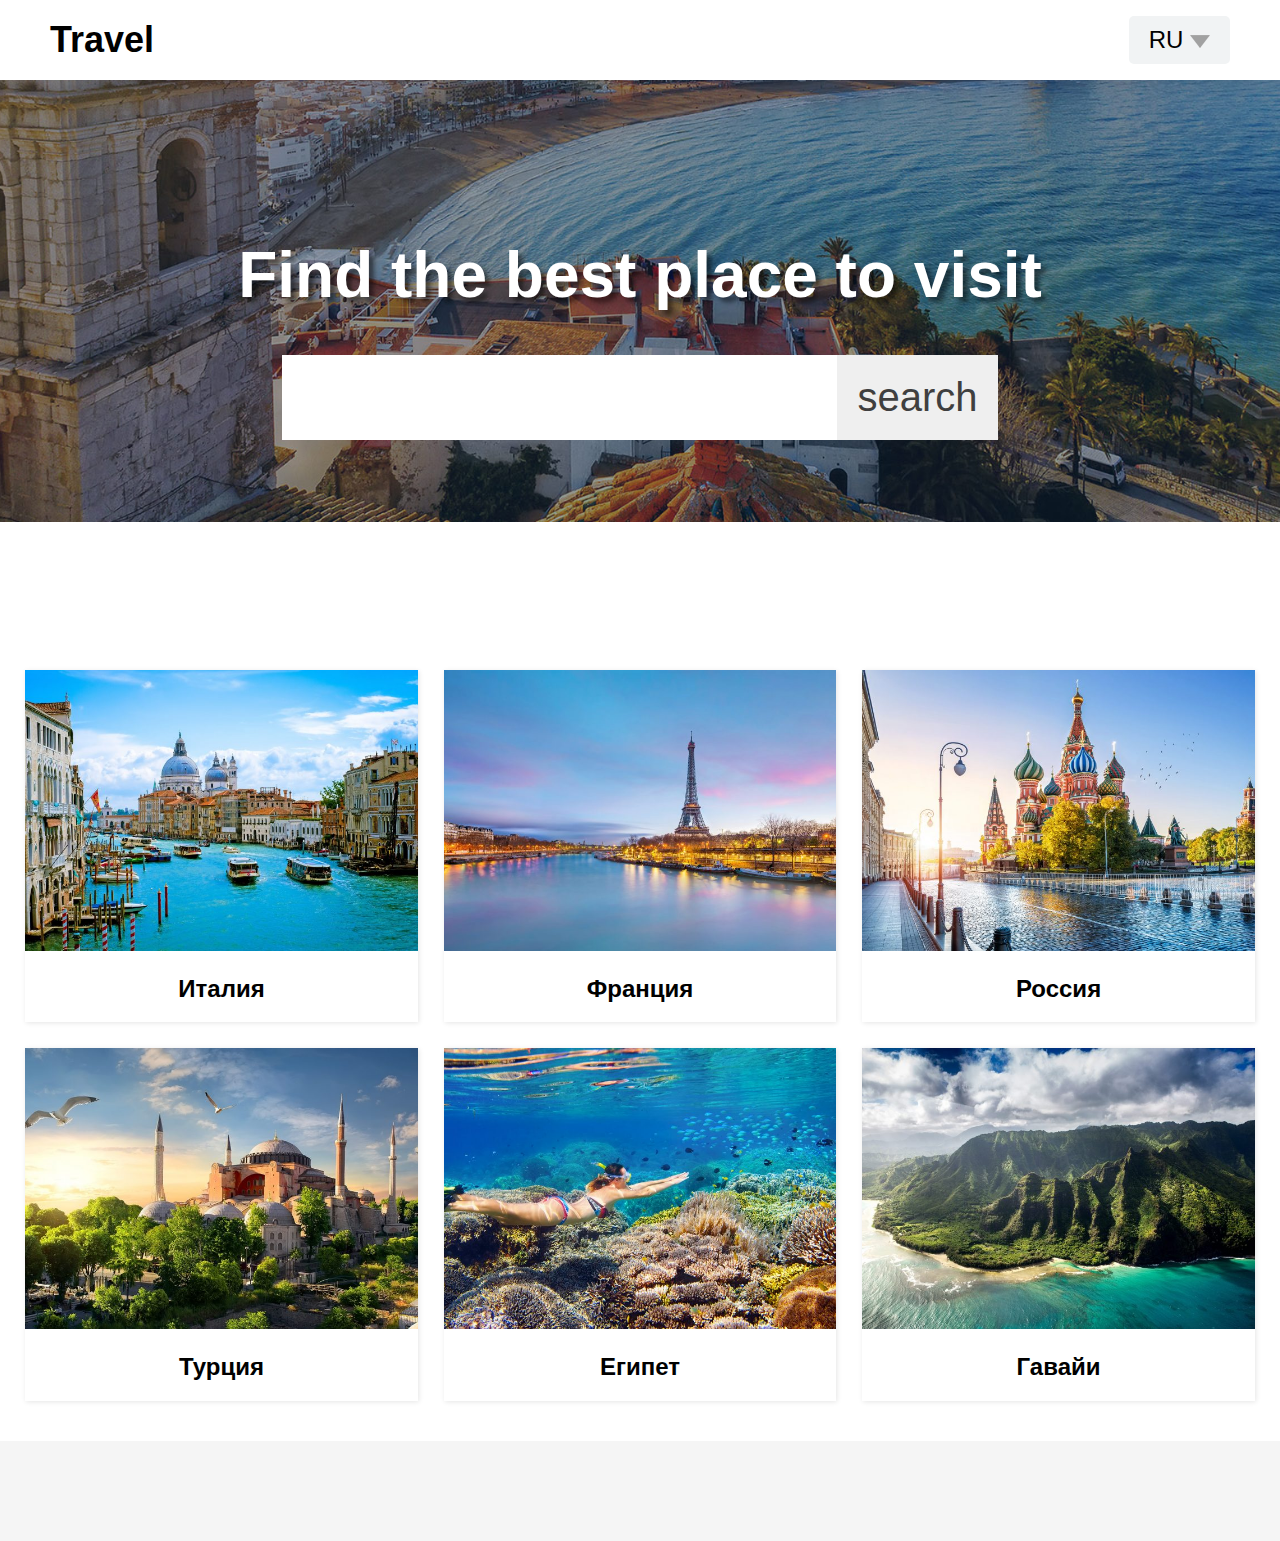
<file: index.html>
<!DOCTYPE html>
<html lang="RU-ru">
<head>
  <meta charset="UTF-8">
  <meta http-equiv="X-UA-Compatible" content="IE=edge">
  <meta name="viewport" content="width=device-width, initial-scale=1.0">
  <link rel="stylesheet" href="style.css">
  <title>Travel template</title>
</head>
<body>
  <nav>
    <div class="nav-left"><a class="logo" href="#">Travel</a></div>
    <div class="nav-right">
      <div class="language">RU <img src="img/arrow.png" alt=""></div>
    </div>
  </nav>
  <header>
    <h1>Find the best place to visit</h1>
    <form>
      <input type="search" /><button type="submit" >search</button>
    </form>
  </header>
  <main>
    <section>
      <img src="img/venice.jpg" alt="">
      <h2>Италия</h2>
    </section>
    <section>
      <img src="img/france.jpg" alt="">
      <h2>Франция</h2>
    </section>
    <section>
      <img src="img/russia.jpg" alt="">
      <h2>Россия</h2>
    </section>
    <section>
      <img src="img/turkey.jpg" alt="">
      <h2>Турция</h2>
    </section>
    <section>
      <img src="img/egypt.jpg" alt="">
      <h2>Египет</h2>
    </section>
    <section>
      <img src="img/hawaii.jpg" alt="">
      <h2>Гавайи</h2>
    </section>

  </main>
  <footer></footer>

</body>
</html>
</file>
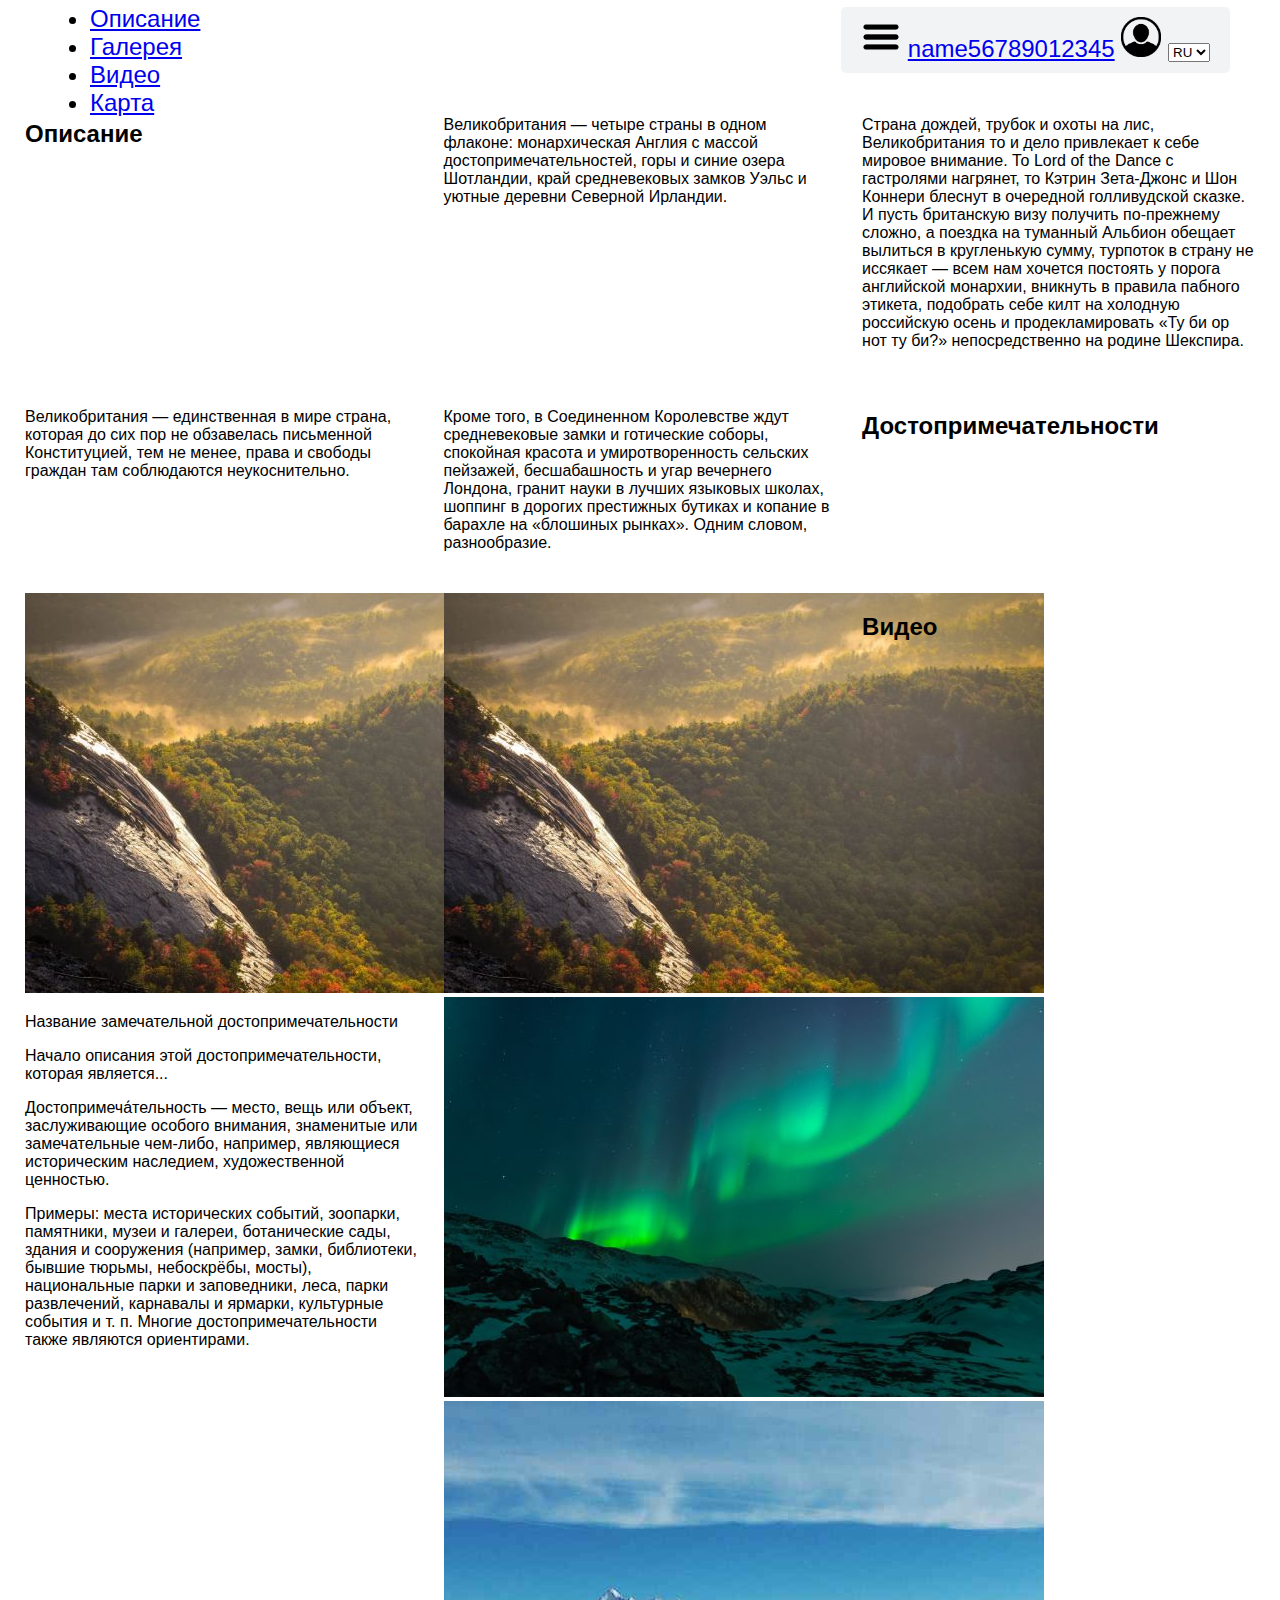
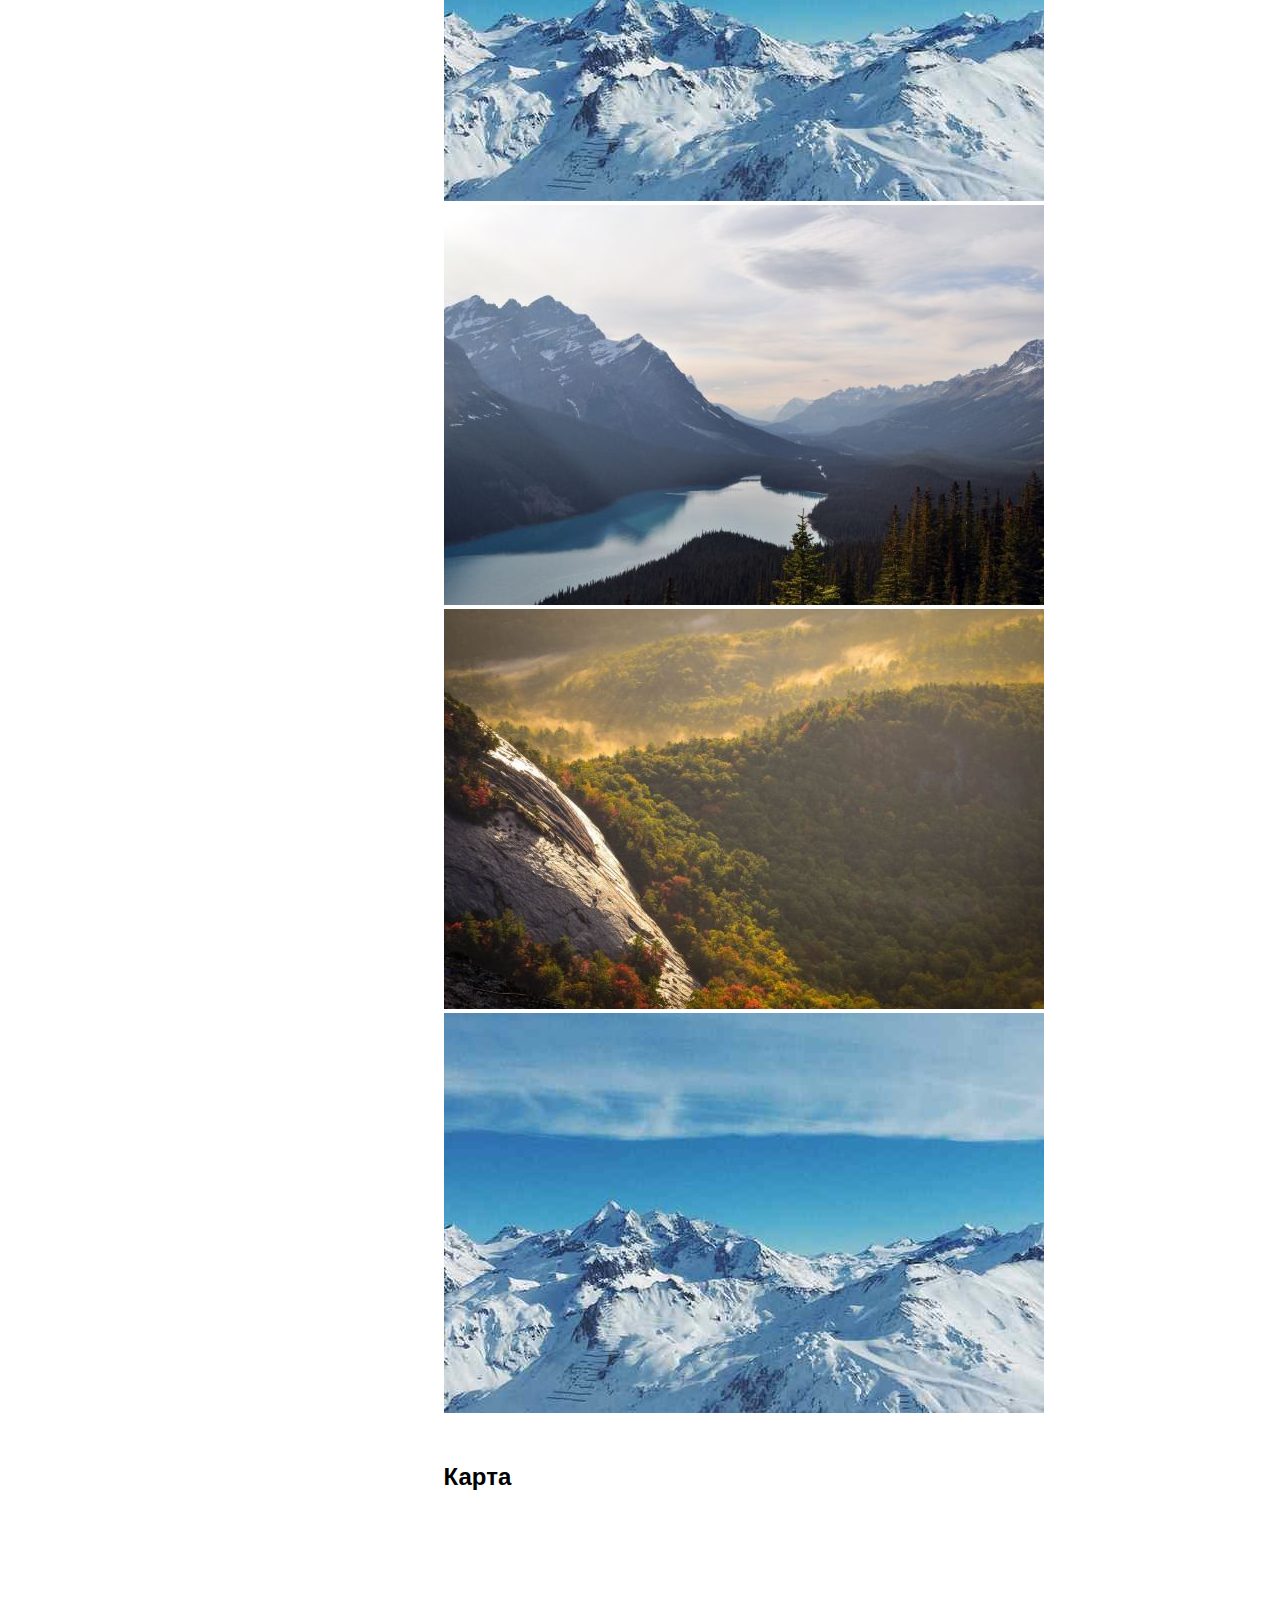
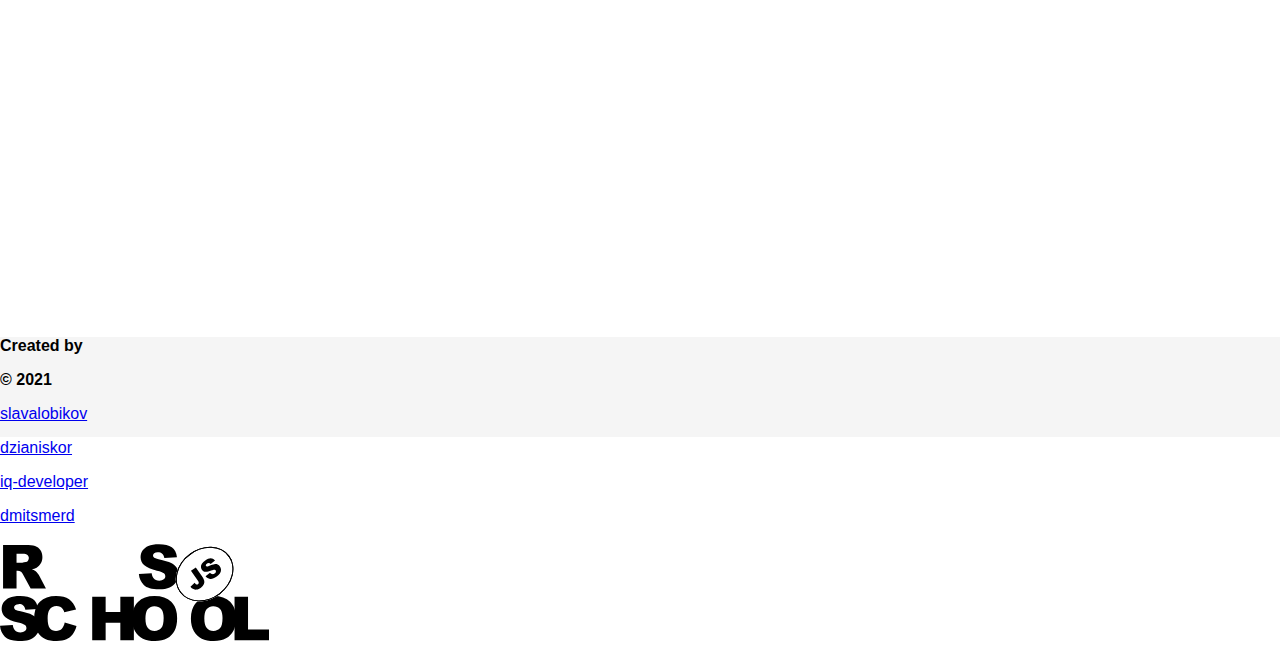
<file: second.html>
<!DOCTYPE html>
<html lang="RU-ru">
<head>
  <meta charset="UTF-8">
  <meta http-equiv="X-UA-Compatible" content="IE=edge">
  <meta name="viewport" content="width=device-width, initial-scale=1.0">
  <link rel="stylesheet" href="style.css">
  <title>Travel template</title>
</head>
<body>
  <nav>
    <div class="nav-left">
      <a class="logo float" href="#">Travel</a>
      <ul class="menu float" id="menu">
        <li><a class="menu-item" href="#">Описание</a></li>
        <li><a class="menu-item" href="#">Галерея</a></li>
        <li><a class="menu-item" href="#">Видео</a></li>
        <li><a class="menu-item" href="#">Карта</a></li>
      </ul>
    </div>
    <div class="nav-right">
      <div class="language">
        <a href="#" id="hamburger" class="float responsive-menu p20"><img src="img/hamburger.png" alt="login" width="40px" height="40px" ></a>
        <a href="#" class="float p20">name56789012345</a>
        <a href="#" class="float p20"><img src="img/login.png" alt="login" width="40px" height="40px" ></a>
        <select>
          <option>RU</option>
          <option>EN</option>
          <option>DE</option>
        </select></div>
    </div>
  </nav>

  <main>
    <h2 class="big">Описание</h2>
    <div class="intro"><p>Великобритания&nbsp;— четыре страны в одном флаконе: монархическая Англия с массой достопримечательностей, горы и синие озера Шотландии, край средневековых замков Уэльс и уютные деревни Северной Ирландии.</p></div>
    <p>Страна дождей, трубок и охоты на лис, Великобритания то и дело привлекает к себе мировое внимание. То Lord of the Dance с гастролями нагрянет, то Кэтрин Зета-Джонс и Шон Коннери блеснут в очередной голливудской сказке. И пусть британскую визу получить по-прежнему сложно, а поездка на туманный Альбион обещает вылиться в кругленькую сумму, турпоток в страну не иссякает&nbsp;— всем нам хочется постоять у порога английской монархии, вникнуть в правила пабного этикета, подобрать себе килт на холодную российскую осень и продекламировать «Ту би ор нот ту би?» непосредственно на родине Шекспира.
    </p><div class="tonkost tonkost--details is-turbo"><p>Великобритания&nbsp;— единственная в мире страна, которая до сих пор не обзавелась письменной Конституцией, тем не менее, права и свободы граждан там соблюдаются неукоснительно.
    </p></div><p>Кроме того, в Соединенном Королевстве ждут средневековые замки и готические соборы, спокойная красота и умиротворенность сельских пейзажей, бесшабашность и угар вечернего Лондона, гранит науки в лучших языковых школах, шоппинг в дорогих престижных бутиках и копание в барахле на «блошиных рынках». Одним словом, разнообразие.
    </p>

    <h2 class="big">Достопримечательности</h2>
      <div class="full-img">
        <img class="displayed-img" src="img/img_nature.jpg">
        <a class="description"><p class="gallery-title">Название замечательной достопримечательности</p>
          <p class="gallery-desc">Начало описания этой достопримечательности, которая является...</p>
          <div class="hidden">
          <p>Достопримеча́тельность — место, вещь или объект, заслуживающие особого внимания, знаменитые или замечательные чем-либо, например, являющиеся историческим наследием, художественной ценностью.</p>
          <p>Примеры: места исторических событий, зоопарки, памятники, музеи и галереи, ботанические сады, здания и сооружения (например, замки, библиотеки, бывшие тюрьмы, небоскрёбы, мосты), национальные парки и заповедники, леса, парки развлечений, карнавалы и ярмарки, культурные события и т. п. Многие достопримечательности также являются ориентирами. </p>
          </div>
        </a>
        <div class="overlay"></div>
      </div>

      <div class="thumb-bar">
        <img src="img/img_nature.jpg">
        <img src="img/img_lights.jpg">
        <img src="img/img_snow.jpg">
        <img src="img/img_mountains.jpg">
        <img src="img/img_nature.jpg">
        <img src="img/img_snow.jpg">
      </div>


      <h2 class="big">Видео</h2>
      <div class="videoWrapper">
        <iframe width="560" height="315" src="https://www.youtube.com/embed/45ETZ1xvHS0" frameborder="0" allowfullscreen></iframe>
      </div>

     <h2 class="big">Карта</h2>
      <div class="map-responsive">
        <iframe src="https://www.google.com/maps/embed?pb=!1m18!1m12!1m3!1d9555156.567093162!2d-13.423874469342094!3d54.21899515659586!2m3!1f0!2f0!3f0!3m2!1i1024!2i768!4f13.1!3m3!1m2!1s0x25a3b1142c791a9%3A0xc4f8a0433288257a!2z0JLQtdC70LjQutC-0LHRgNC40YLQsNC90LjRjw!5e0!3m2!1sru!2sua!4v1615828276625!5m2!1sru!2sua" width="600" height="450" style="border:0;" allowfullscreen="" loading="lazy"></iframe>
      </div>

  </main>
  <footer>
    <div class="wrapper">
      <div class="float w150">
        <p><strong>Created by</strong></p>
        <p><strong>© 2021</strong></p>
      </div>
      <div class="float w150">
        <p><a href="https://github.com/slavalobikov">slavalobikov</a></p>
        <p><a href="https://github.com/dzianiskor">dzianiskor</a></p>
      </div>
      <div class="float w150">
        <p><a href="https://github.com/iq-developer">iq-developer</a></p>
        <p><a href="https://github.com/dmitsmerd">dmitsmerd</a></p>
      </div>
      <div class="float w150">
        <a href="https://rs.school/react/"><img src="img/rs_school.svg" alt="RS School" height="100px" class="float w150"></a>
      </div>
    </div>
  </footer>

  <script src="script.js"></script>
</body>
</html>
</file>
<file: style.css>
body {
  margin: 0;
  font-family: 'Segoe UI', Tahoma, Geneva, Verdana, sans-serif;
}
nav {
  display: flex;
  align-items: center;
  justify-content: space-between;
  padding: 0 50px;
  height: 80px;
  font-size: 1.5em;
}
header{
  height: 455px;
  background: url(img/tower.jpg) center -10vw no-repeat;
  background-size: cover;
  text-align: center;
  padding-top: 115px;
}
header h1{
  font-size: 4em;
  color: #fff;
  text-shadow: 5px 5px 5px rgba(0,0,0,0.5);
}
header input{
  font-size: 2.5em;
  border: none;
  padding: 0.5em;
  color: #3f3f3f;
}
header button{
  font-size: 2.5em;
  border: none;
  color: #3f3f3f;
  padding: 0.5em;
}
a.logo {
  font-size: 1.5em;
  font-weight: bold;
  color: #000;
  text-decoration: none;
}

main {
  max-width: 1230px;
  margin: 20px auto;
  display: grid;
  grid-template-columns: repeat(auto-fit, minmax(370px, 1fr));
  grid-gap: 2vw;
  padding: 0 20px 20px;
  }
main > section {
  text-align: center;
  box-shadow: 1px 1px 5px rgba(0,0,0,0.1);

}
section > img {
  width: 100%;
}
.language {
  padding: 10px 20px;
  background: #f1f3f4;
  border-radius: 5px;
}
footer {
  height: 100px;
  background: #f5f5f5;
}
</file>
